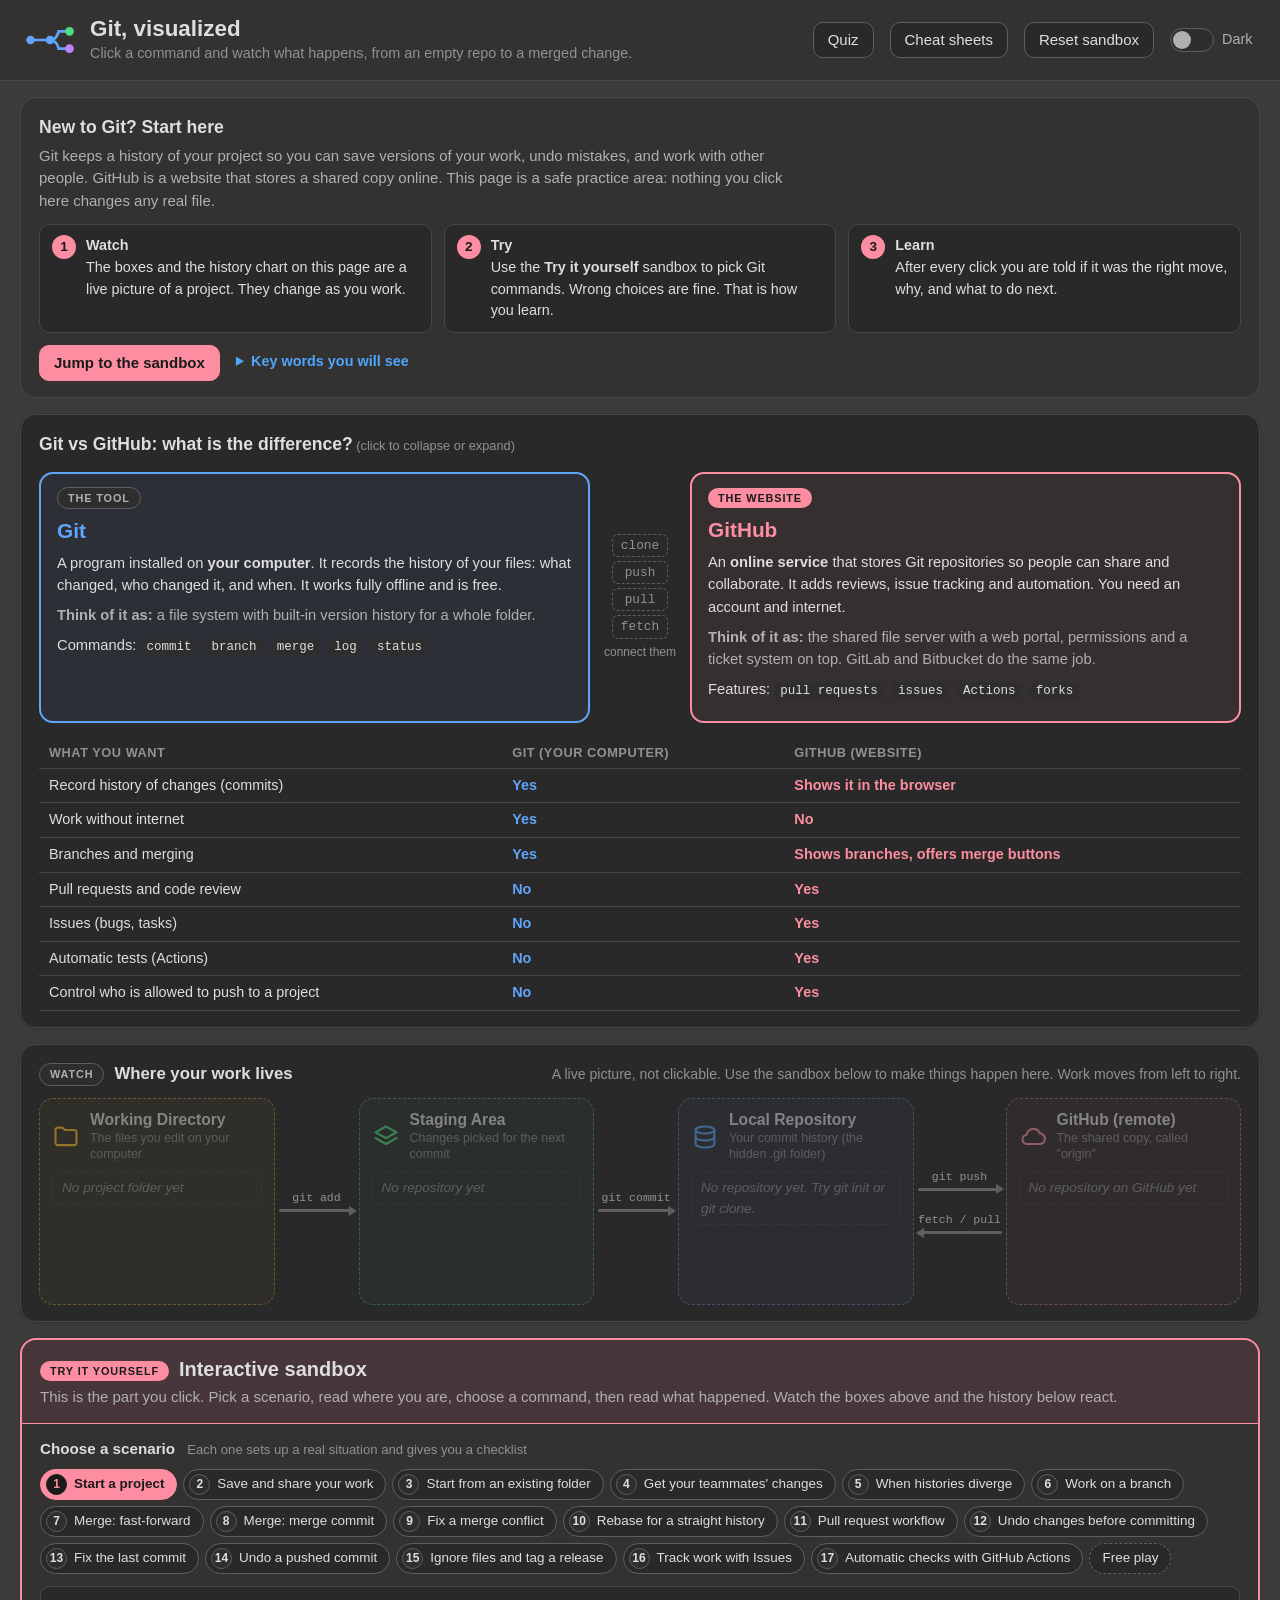
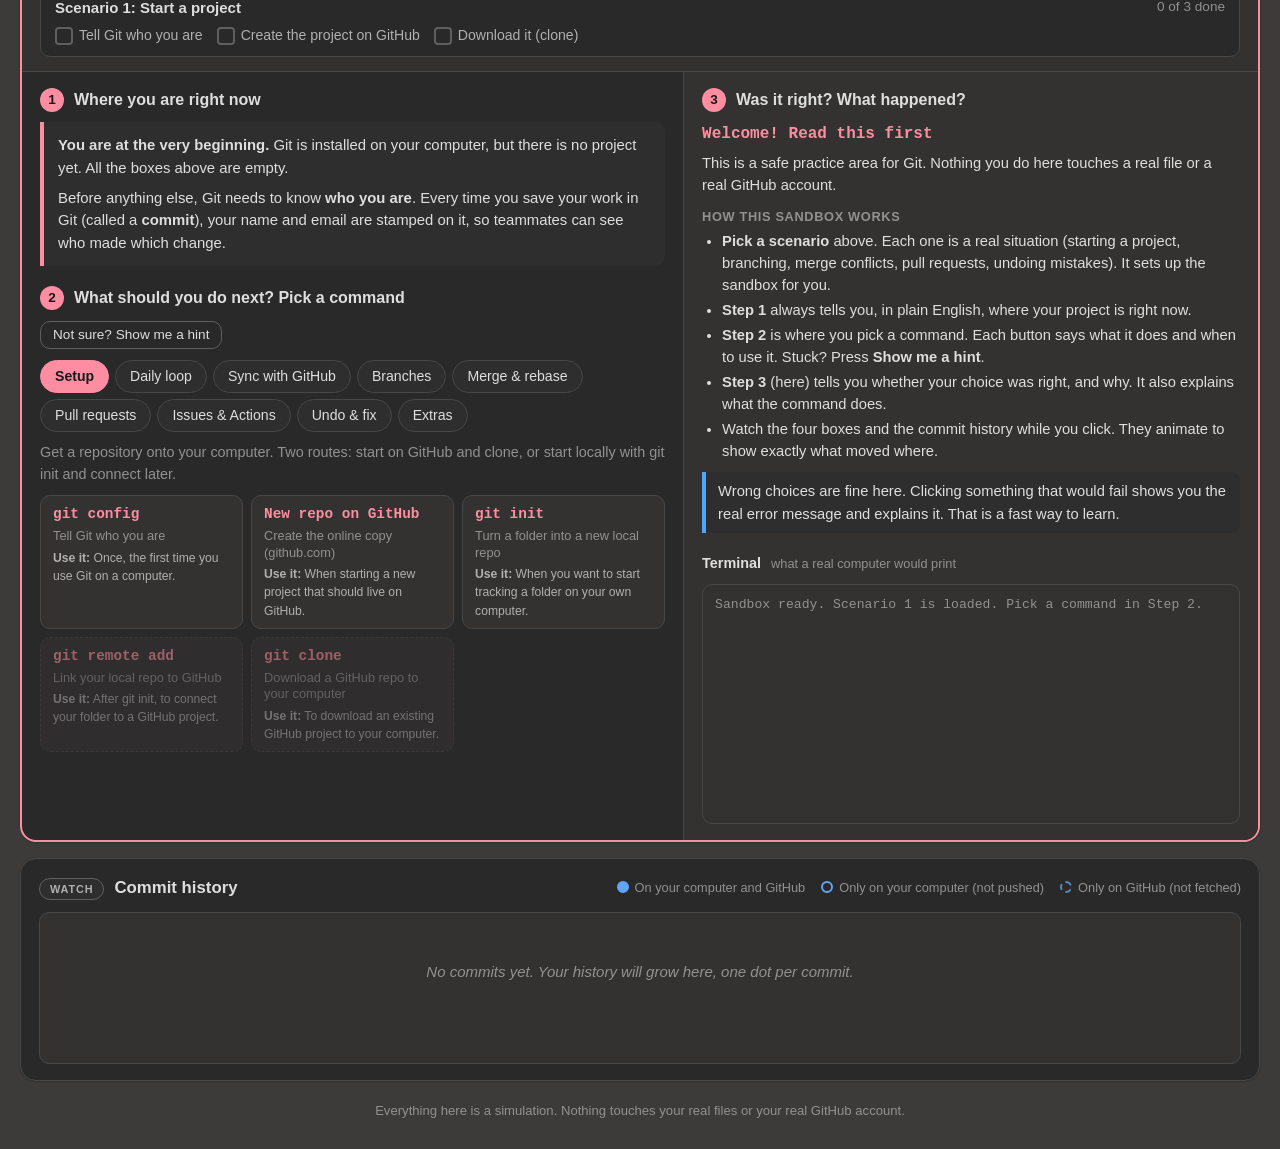
<file: index.html>
<!DOCTYPE html>
<html lang="en" data-theme="dark">
<head>
  <meta charset="utf-8">
  <meta name="viewport" content="width=device-width, initial-scale=1">
  <title>Git, Visualized</title>
  <script>
    // Runs first so the page never flashes the wrong theme. Saved choice > ?scoutTheme= > dark.
    (() => {
      let saved = null;
      try { saved = localStorage.getItem("gitviz-theme"); } catch (e) {}
      const param = new URLSearchParams(window.location.search).get("scoutTheme");
      document.documentElement.setAttribute("data-theme", saved || param || "dark");
    })();
  </script>
  <link rel="stylesheet" href="style.css">
</head>
<body>
  <header class="topbar">
    <div class="brand">
      <svg class="logo" viewBox="0 0 48 32" aria-hidden="true">
        <path class="l1" d="M6 16 H24 M24 16 Q30 16 32 8 H42 M24 16 Q30 16 32 24 H42"/>
        <circle class="n1" cx="6" cy="16" r="4"/>
        <circle class="n1" cx="24" cy="16" r="4"/>
        <circle class="n2" cx="42" cy="8" r="4"/>
        <circle class="n3" cx="42" cy="24" r="4"/>
      </svg>
      <div>
        <h1>Git, visualized</h1>
        <p>Click a command and watch what happens, from an empty repo to a merged change.</p>
      </div>
    </div>
    <div class="topbar-actions">
      <button id="btn-quiz" class="btn" type="button">Quiz</button>
      <button id="btn-cheat" class="btn" type="button">Cheat sheets</button>
      <button id="btn-reset" class="btn" type="button">Reset sandbox</button>
      <label class="switch" title="Switch between dark and light theme">
        <input type="checkbox" id="theme-toggle" role="switch" aria-label="Use light theme">
        <span class="track"><span class="thumb"></span></span>
        <span class="switch-label" id="theme-label">Dark</span>
      </label>
    </div>
  </header>

  <main>
    <section class="howto" aria-label="How to use this page">
      <h2>New to Git? Start here</h2>
      <p class="howto-lead">Git keeps a history of your project so you can save versions of your work, undo mistakes, and work with other people. GitHub is a website that stores a shared copy online. This page is a safe practice area: nothing you click here changes any real file.</p>
      <ol class="howto-steps">
        <li><span class="num">1</span><div><b>Watch</b><br>The boxes and the history chart on this page are a live picture of a project. They change as you work.</div></li>
        <li><span class="num">2</span><div><b>Try</b><br>Use the <b>Try it yourself</b> sandbox to pick Git commands. Wrong choices are fine. That is how you learn.</div></li>
        <li><span class="num">3</span><div><b>Learn</b><br>After every click you are told if it was the right move, why, and what to do next.</div></li>
      </ol>
      <div class="howto-actions">
        <a class="btn primary" href="#sandbox">Jump to the sandbox</a>
        <details class="glossary">
          <summary>Key words you will see</summary>
          <dl>
            <dt>Repository (repo)</dt><dd>A project folder that Git is tracking, plus its full history.</dd>
            <dt>Commit</dt><dd>A saved snapshot of your project at one moment, with a short message. Like a save point in a game.</dd>
            <dt>Working directory</dt><dd>The normal folder on your computer where you edit files.</dd>
            <dt>Staging area</dt><dd>A waiting room where you choose which changes go into the next commit.</dd>
            <dt>Local / remote</dt><dd>Local is your computer. Remote is a copy somewhere else, usually GitHub.</dd>
            <dt>origin</dt><dd>The default nickname for the remote (GitHub) address.</dd>
            <dt>Branch (main)</dt><dd>A line of commits. <code>main</code> is the default, main line of your project.</dd>
            <dt>Merge / rebase</dt><dd>Two ways to bring one branch's work into another. Merge joins the lines. Rebase replays commits to keep a straight line.</dd>
            <dt>Conflict</dt><dd>Two branches changed the same lines. Git pauses and asks you to choose.</dd>
            <dt>Pull request (PR)</dt><dd>A GitHub proposal to merge a branch, where teammates review it first.</dd>
            <dt>Stash</dt><dd>A shelf for unfinished changes you are not ready to commit.</dd>
            <dt>Tag</dt><dd>A permanent label on one commit, usually a release like v1.0.</dd>
            <dt>HEAD</dt><dd>A marker meaning "you are here": the commit you are currently on.</dd>
            <dt>Clone / push / pull</dt><dd>Clone: download a repo. Push: upload your commits. Pull: download others' commits and combine them with yours.</dd>
          </dl>
        </details>
      </div>
    </section>

    <details class="card vs" open>
      <summary><h2>Git vs GitHub: what is the difference?</h2></summary>
      <div class="vs-grid">
        <div class="vs-col vs-git">
          <span class="tag watch">The tool</span>
          <h3>Git</h3>
          <p>A program installed on <b>your computer</b>. It records the history of your files: what changed, who changed it, and when. It works fully offline and is free.</p>
          <p class="vs-ana"><b>Think of it as:</b> a file system with built-in version history for a whole folder.</p>
          <p class="vs-ex">Commands: <code>commit</code> <code>branch</code> <code>merge</code> <code>log</code> <code>status</code></p>
        </div>
        <div class="vs-link" aria-hidden="true"><span><code>clone</code><code>push</code><code>pull</code><code>fetch</code></span><small>connect them</small></div>
        <div class="vs-col vs-gh">
          <span class="tag try">The website</span>
          <h3>GitHub</h3>
          <p>An <b>online service</b> that stores Git repositories so people can share and collaborate. It adds reviews, issue tracking and automation. You need an account and internet.</p>
          <p class="vs-ana"><b>Think of it as:</b> the shared file server with a web portal, permissions and a ticket system on top. GitLab and Bitbucket do the same job.</p>
          <p class="vs-ex">Features: <code>pull requests</code> <code>issues</code> <code>Actions</code> <code>forks</code></p>
        </div>
      </div>
      <table class="vs-table">
        <thead><tr><th>What you want</th><th>Git (your computer)</th><th>GitHub (website)</th></tr></thead>
        <tbody>
          <tr><td>Record history of changes (commits)</td><td>Yes</td><td>Shows it in the browser</td></tr>
          <tr><td>Work without internet</td><td>Yes</td><td>No</td></tr>
          <tr><td>Branches and merging</td><td>Yes</td><td>Shows branches, offers merge buttons</td></tr>
          <tr><td>Pull requests and code review</td><td>No</td><td>Yes</td></tr>
          <tr><td>Issues (bugs, tasks)</td><td>No</td><td>Yes</td></tr>
          <tr><td>Automatic tests (Actions)</td><td>No</td><td>Yes</td></tr>
          <tr><td>Control who is allowed to push to a project</td><td>No</td><td>Yes</td></tr>
        </tbody>
      </table>
    </details>

    <section class="card" aria-label="Where your work lives">
      <div class="card-head">
        <h2><span class="tag watch">Watch</span>Where your work lives</h2>
        <p>A live picture, not clickable. Use the sandbox below to make things happen here. Work moves from left to right.</p>
      </div>
      <div class="flow" id="flow">
        <div class="zone" id="z-wd" style="--zc: var(--z-wd)">
          <div class="zone-head">
            <svg viewBox="0 0 24 24" aria-hidden="true"><path d="M3 6a2 2 0 0 1 2-2h4l2 2h8a2 2 0 0 1 2 2v9a2 2 0 0 1-2 2H5a2 2 0 0 1-2-2z"/></svg>
            <div><h3>Working Directory</h3><p>The files you edit on your computer</p></div>
          </div>
          <ul class="zone-body" id="wd-body"></ul>
        </div>

        <div class="link" id="l-wd-stage"><span class="lbl">git add</span><span class="line"></span></div>

        <div class="zone" id="z-stage" style="--zc: var(--z-stage)">
          <div class="zone-head">
            <svg viewBox="0 0 24 24" aria-hidden="true"><path d="M12 3l9 5-9 5-9-5z"/><path d="M3 13l9 5 9-5"/></svg>
            <div><h3>Staging Area</h3><p>Changes picked for the next commit</p></div>
          </div>
          <ul class="zone-body" id="stage-body"></ul>
        </div>

        <div class="link" id="l-stage-local"><span class="lbl">git commit</span><span class="line"></span></div>

        <div class="zone" id="z-local" style="--zc: var(--z-local)">
          <div class="zone-head">
            <svg viewBox="0 0 24 24" aria-hidden="true"><ellipse cx="12" cy="6" rx="8" ry="3"/><path d="M4 6v6c0 1.7 3.6 3 8 3s8-1.3 8-3V6"/><path d="M4 12v6c0 1.7 3.6 3 8 3s8-1.3 8-3v-6"/></svg>
            <div><h3>Local Repository</h3><p>Your commit history (the hidden .git folder)</p></div>
          </div>
          <ul class="zone-body" id="local-body"></ul>
        </div>

        <div class="linkpair">
          <div class="link" id="l-push"><span class="lbl">git push</span><span class="line"></span></div>
          <div class="link left" id="l-fetch"><span class="lbl">fetch / pull</span><span class="line"></span></div>
        </div>

        <div class="zone" id="z-remote" style="--zc: var(--z-remote)">
          <div class="zone-head">
            <svg viewBox="0 0 24 24" aria-hidden="true"><path d="M7 18a4 4 0 0 1-.5-7.97A6 6 0 0 1 18 9a4.5 4.5 0 0 1-.5 9z"/></svg>
            <div><h3>GitHub (remote)</h3><p>The shared copy, called "origin"</p></div>
          </div>
          <ul class="zone-body" id="remote-body"></ul>
        </div>
      </div>
    </section>

    <section id="sandbox" class="card sandbox" aria-label="Try it yourself: interactive sandbox">
      <div class="sb-banner">
        <h2><span class="tag try">Try it yourself</span>Interactive sandbox</h2>
        <p>This is the part you click. Pick a scenario, read where you are, choose a command, then read what happened. Watch the boxes above and the history below react.</p>
      </div>
      <div class="scn-bar">
        <h3 class="scn-heading">Choose a scenario <span>Each one sets up a real situation and gives you a checklist</span></h3>
        <div class="scenarios" id="scenarios" role="group" aria-label="Scenarios"></div>
        <div class="mission" id="mission" aria-live="polite"></div>
      </div>
      <div class="sb-grid">
        <div class="sb-col">
          <div class="step-block">
            <h3 class="step-head"><span class="num">1</span>Where you are right now</h3>
            <div id="situation" class="situation" aria-live="polite"></div>
          </div>
          <div class="step-block">
            <h3 class="step-head"><span class="num">2</span>What should you do next? Pick a command</h3>
            <div class="hintrow" id="hint"></div>
            <div class="tabs" id="tabs" role="tablist" aria-label="Command groups"></div>
            <p class="tab-intro" id="tab-intro"></p>
            <div class="actions" id="actions"></div>
          </div>
        </div>
        <div class="sb-col sb-col-right">
          <div class="step-block">
            <h3 class="step-head"><span class="num">3</span>Was it right? What happened?</h3>
            <div id="explain" aria-live="polite"></div>
          </div>
          <div class="step-block">
            <h3 class="step-head term-head">Terminal <span>what a real computer would print</span></h3>
            <div class="terminal" id="terminal" role="log"></div>
          </div>
        </div>
      </div>
    </section>

    <section class="card" aria-label="Commit history">
      <div class="card-head">
        <h2><span class="tag watch">Watch</span>Commit history</h2>
        <div class="legend">
          <span><i class="dot full"></i>On your computer and GitHub</span>
          <span><i class="dot local"></i>Only on your computer (not pushed)</span>
          <span><i class="dot remote"></i>Only on GitHub (not fetched)</span>
        </div>
      </div>
      <div class="graph-scroll" id="graph-scroll"><div class="graph" id="graph"></div></div>
    </section>

  </main>

  <footer class="foot">Everything here is a simulation. Nothing touches your real files or your real GitHub account.</footer>

  <div id="cheatsheet" class="cheat-overlay" role="dialog" aria-modal="true" aria-label="Cheat sheets" hidden>
    <div class="cheat-bar">
      <div class="cheat-tabs" role="tablist" aria-label="Cheat sheets">
        <button type="button" class="tab" role="tab" id="tab-commands" aria-selected="true" aria-controls="cheat-page">Commands</button>
        <button type="button" class="tab" role="tab" id="tab-account" aria-selected="false" aria-controls="acct-page">Which GitHub account am I using?</button>
        <button type="button" class="tab" role="tab" id="tab-switch" aria-selected="false" aria-controls="switch-page">Switch GitHub accounts</button>
        <button type="button" class="tab" role="tab" id="tab-basics" aria-selected="false" aria-controls="basics-page">Add, commit &amp; push</button>
      </div>
      <div><button id="cheat-print" class="btn primary" type="button">Print</button> <button id="cheat-close" class="btn" type="button">Close</button></div>
    </div>
    <article class="cheat-page" id="cheat-page" role="tabpanel" aria-labelledby="tab-commands"></article>
    <article class="cheat-page acct-page" id="acct-page" role="tabpanel" aria-labelledby="tab-account" hidden>
      <p class="acct-intro">Confused about which GitHub account you are signed in to, for pushing or for Copilot chat? Use this page. <a href="assets/github-account-cheatsheet.png" target="_blank" rel="noopener">Open the image full size</a>.</p>
      <img src="assets/github-account-cheatsheet.png" alt="One-page cheat sheet: how to check which GitHub account is used for commits (git config), for pushing (gh auth status, gh api user, git remote -v), and for Copilot chat in VS Code (Accounts menu). Includes a 5-step check before every push, the GH_TOKEN problem, and a troubleshooting table.">
    </article>
    <article class="cheat-page switch-page" id="switch-page" role="tabpanel" aria-labelledby="tab-switch" hidden>
      <header class="cs-head">
        <h1>GitHub accounts: check &amp; switch</h1>
        <p>Quick reference for PowerShell. Right account, right destination, then push.</p>
      </header>
      <section class="cs-sec" aria-labelledby="account-flow-title">
        <h2 id="account-flow-title">Quick sequence: use the right account</h2>
        <p><b>Check &rarr; switch if needed &rarr; connect Git &rarr; verify &rarr; push</b></p>
        <p>For HTTPS remotes on GitHub.com. Replace <code>USERNAME</code> with your login and <code>OWNER/REPO</code> with the destination shown by <code>git remote -v</code>.</p>
        <ol>
          <li><b>Check:</b> <code>gh api user --jq .login</code> shows the active CLI username. Use <code>gh auth status</code> to see saved accounts.</li>
          <li><b>Switch if needed:</b> <code>gh auth switch --hostname github.com --user USERNAME</code>. If a token override blocks it or the account is not saved, use the fixes below.</li>
          <li><b>Connect Git:</b> if not already configured, run <code>gh auth setup-git --hostname github.com</code> so HTTPS Git uses CLI credentials. This changes credential configuration across repositories; it is not needed for every push.</li>
          <li><b>Verify:</b> repeat <code>gh api user --jq .login</code>, check <code>git remote -v</code>, then run <code>gh api repos/OWNER/REPO --jq .permissions.push</code>. Confirm the intended username, destination and <code>true</code> write permission.</li>
          <li><b>Push:</b> run <code>git status</code> to check your branch and changes, then <code>git push</code> when ready. Stage and commit new changes first if needed. Branch rules may still restrict a push.</li>
        </ol>
        <p><b>Stop if a check fails:</b> fix the login, URL or permissions before pushing.</p>
      </section>
      <div class="cs-cols">
        <section class="cs-sec">
          <h2>1. Check your active account</h2>
          <table><tbody>
            <tr><td><code>gh auth status</code></td><td>Lists saved accounts. Look for <b>Active account: true</b>.</td></tr>
            <tr><td><code>gh api user --jq .login</code></td><td>Prints only the username GitHub CLI is currently using.</td></tr>
            <tr><td><code>git remote -v</code></td><td>Shows where Git fetches and pushes, <b>not</b> which account authenticates.</td></tr>
          </tbody></table>
          <p>Several accounts can be saved; only one is active per GitHub host in GitHub CLI.</p>
        </section>
        <section class="cs-sec">
          <h2>2. Switch to a saved account</h2>
          <p>Personal account:</p>
          <pre><code>gh auth switch --hostname github.com --user lepcheone</code></pre>
          <p>Work account:</p>
          <pre><code>gh auth switch --hostname github.com --user v-ashrestha_microsoft</code></pre>
          <p>For another saved account, replace the username. Confirm the switch:</p>
          <pre><code>gh api user --jq .login</code></pre>
          <p>Switching accounts does <b>not</b> change your remote URL or commit author.</p>
        </section>
        <section class="cs-sec">
          <h2>3. Token variable blocks switching</h2>
          <p>If <code>gh</code> says an environment token is being used, clear both possible overrides in <b>this terminal only</b>:</p>
          <pre><code>$env:GH_TOKEN = $null
$env:GITHUB_TOKEN = $null</code></pre>
          <p>Then repeat the switch command. Saved credentials are not deleted. If the override returns in a new terminal, update its persistent source.</p>
        </section>
        <section class="cs-sec">
          <h2>4. Account is not saved yet</h2>
          <pre><code>gh auth login --hostname github.com --git-protocol https --web</code></pre>
          <p>Follow the browser prompts and sign into the intended account.</p>
        </section>
        <section class="cs-sec">
          <h2>5. CLI is correct, but Git uses another login</h2>
          <pre><code>gh auth setup-git --hostname github.com</code></pre>
          <p>Makes HTTPS Git operations use GitHub CLI credentials. This changes GitHub credential configuration <b>across repositories</b>, not just this one. SSH remotes use SSH keys instead.</p>
        </section>
        <section class="cs-sec">
          <h2>6. "Repository not found"</h2>
          <pre><code>git remote -v
gh api user --jq .login
gh repo view OWNER/REPO
gh api repos/OWNER/REPO --jq .permissions.push</code></pre>
          <p>Replace <code>OWNER/REPO</code> with the destination, for example <code>lepcheone-org/git-how</code>. Check the URL, active username and repository access. The last command must return <code>true</code> for write access; branch rules may still restrict pushes.</p>
        </section>
        <section class="cs-sec">
          <h2>7. Login, destination and author are different</h2>
          <table><tbody>
            <tr><td><b>GitHub login</b></td><td>Who authenticates. Check with <code>gh api user --jq .login</code>. Git can use separate credentials unless configured above.</td></tr>
            <tr><td><b>Remote URL</b></td><td>Which repository receives your push. Check with <code>git remote -v</code>.</td></tr>
            <tr><td><b>Commit author</b></td><td>Name and email recorded in new commits. Not your login:</td></tr>
          </tbody></table>
          <pre><code>git config user.name
git config user.email</code></pre>
          <p>Run inside the repository. Switching terminal accounts also does not switch your Copilot account in VS Code.</p>
        </section>
        <section class="cs-sec">
          <h2>Quick routine before pushing</h2>
          <pre><code>gh api user --jq .login
git remote -v
git status
git push</code></pre>
          <p>Confirm the account, destination and branch before the last command. For the first push of <code>main</code>, use <code>git push -u origin main</code>. Push uploads existing commits; stage and commit first only if you have changes to save.</p>
        </section>
      </div>
    </article>
    <article class="cheat-page basics-page" id="basics-page" role="tabpanel" aria-labelledby="tab-basics" hidden>
      <header class="cs-head">
        <h1>Git add, commit &amp; push</h1>
        <p><b>Check &rarr; stage &rarr; save &rarr; upload</b></p>
      </header>
      <section class="cs-sec">
        <h2>1. <code>git status</code></h2>
        <p><b>What it does:</b> Shows your current branch and which files are changed, staged or untracked. It does not change anything.</p>
        <p><b>When to use it:</b> Before staging, committing or pushing, to check the state of your work.</p>
        <p><b>Think of it as:</b> Checking your shopping list and what is already in your basket.</p>
      </section>
      <section class="cs-sec">
        <h2>2. <code>git add</code></h2>
        <p><b>What it does:</b> Copies your selected changes from the <b>Working folder</b> into the <b>Staging area</b>. Your working files stay where they are.</p>
        <p><b>When to use it:</b> After you edit files and decide, "These are the changes I want to save next."</p>
        <p><b>Think of it as:</b> Putting items into a shopping basket.</p>
      </section>
      <section class="cs-sec">
        <h2>3. <code>git commit</code></h2>
        <p><b>What it does:</b> Takes everything currently in the <b>Staging area</b> and saves a snapshot into your <b>Local repo</b> (your project's history on your computer).</p>
        <p><b>When to use it:</b> When you are ready to record a checkpoint of your work, with a message describing what you did.</p>
        <p><b>Think of it as:</b> Taking a photo of the items in your shopping basket and storing that photo.</p>
      </section>
      <section class="cs-sec">
        <h2>4. <code>git push</code></h2>
        <p><b>What it does:</b> Sends your local commits (the snapshots) up to <b>GitHub</b>, when that is your remote (the shared online copy).</p>
        <p><b>When to use it:</b> When you want to back up your committed work online or share it with others.</p>
        <p><b>Think of it as:</b> Uploading those photos to the cloud.</p>
      </section>
      <section class="cs-sec">
        <h2>Quick summary of the flow</h2>
        <ol>
          <li><code>git status</code> (check what changed and what is staged).</li>
          <li>Edit files &rarr; <code>git add</code> (put in basket).</li>
          <li><code>git commit</code> (take a photo / save snapshot).</li>
          <li><code>git push</code> (upload the photos to GitHub).</li>
        </ol>
      </section>
    </article>
  </div>

  <div id="quiz" class="cheat-overlay" role="dialog" aria-modal="true" aria-labelledby="quiz-title" hidden>
    <div class="cheat-bar">
      <span>Quiz: what would you use?</span>
      <button id="quiz-close" class="btn" type="button">Close</button>
    </div>
    <article class="cheat-page quiz-page" id="quiz-page"></article>
  </div>

  <script src="js/core.js"></script>
  <script src="js/actions-basic.js"></script>
  <script src="js/actions-branch.js"></script>
  <script src="js/actions-undo.js"></script>
  <script src="js/actions-ci.js"></script>
  <script src="js/coach.js"></script>
  <script src="js/ui.js"></script>
  <script src="js/cheatsheet.js"></script>
  <script src="js/quiz-data.js"></script>
  <script src="js/quiz.js"></script>
  <script src="js/main.js"></script>
</body>
</html>
</file>
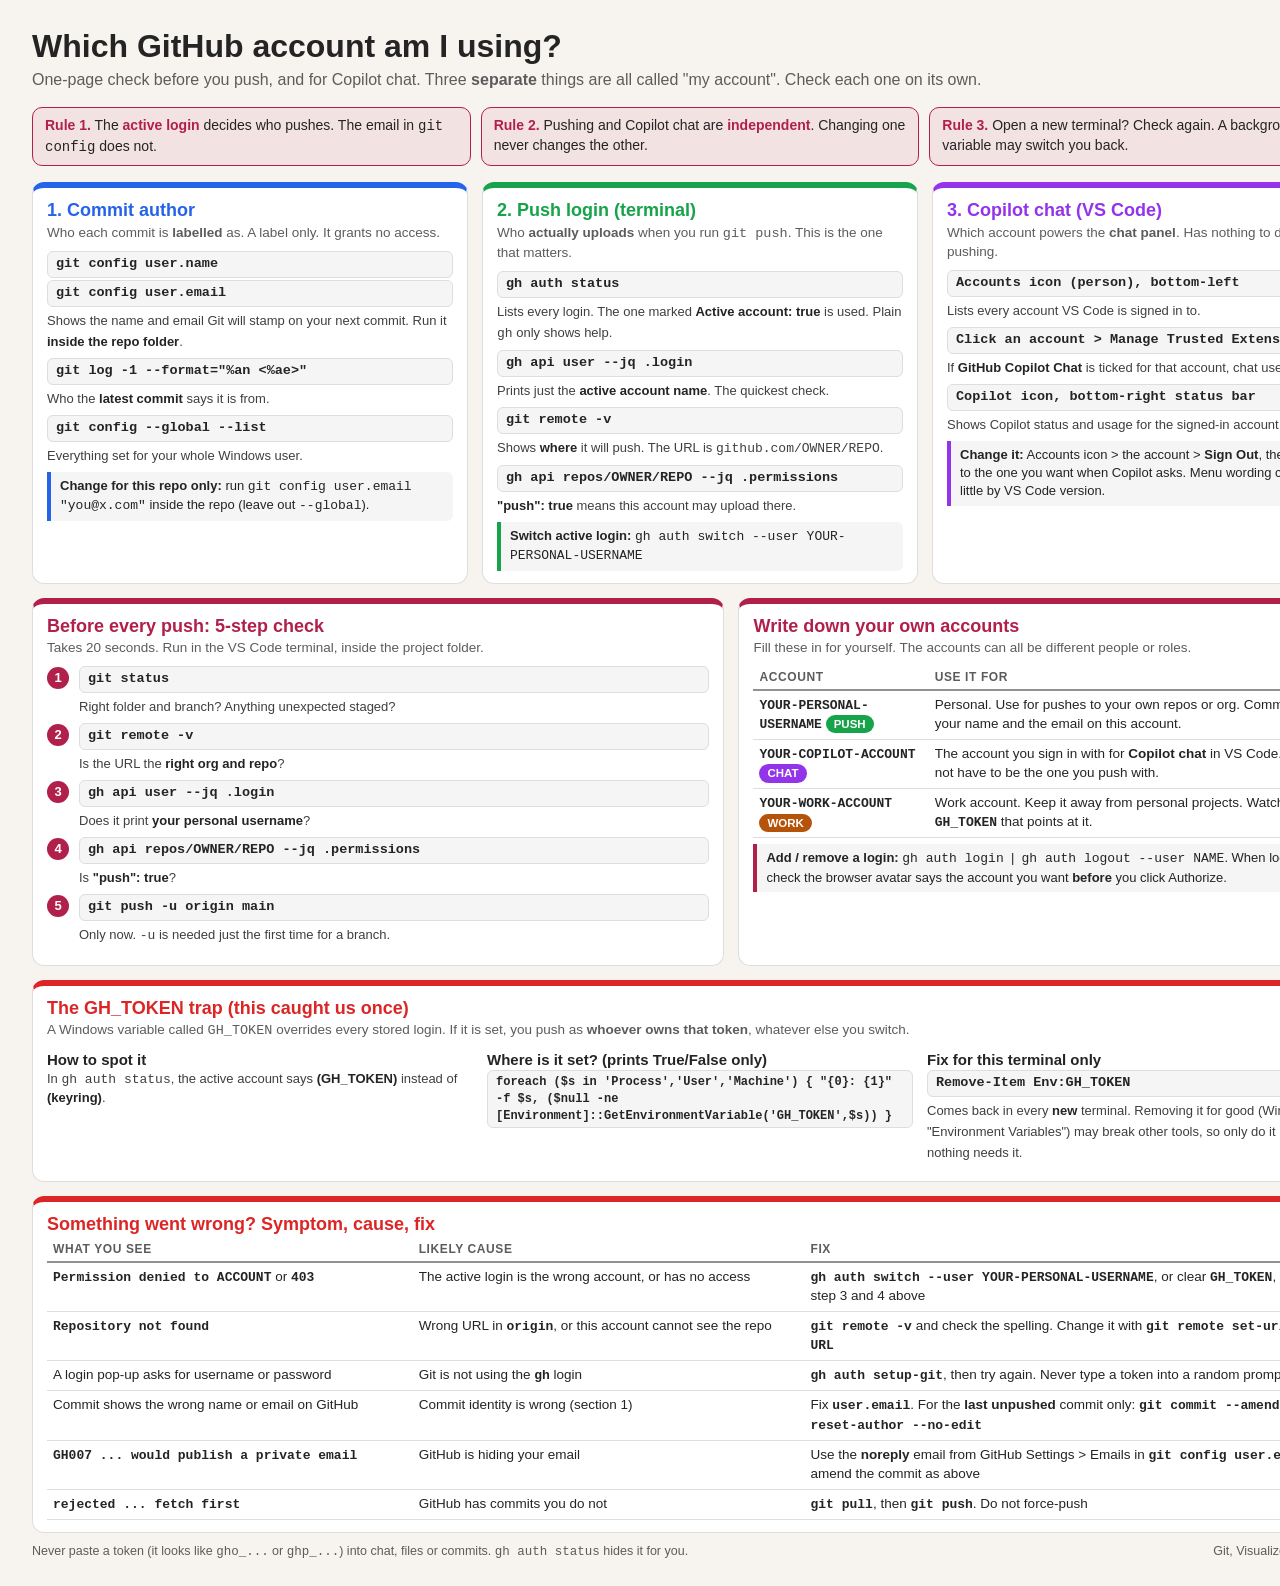
<file: assets/github-account-cheatsheet.html>
<!DOCTYPE html>
<html lang="en" data-theme="light">
<head>
<meta charset="utf-8">
<title>Which GitHub account am I using? Cheat sheet</title>
<style>
  :root {
    color-scheme: light;
    --cp-bg: #f7f4ef; --cp-bg-elevated: #fcfbf8; --cp-surface: #ffffff; --cp-surface-soft: #f5f5f5;
    --cp-border: #dedede; --cp-border-strong: #919191; --cp-text: #242424; --cp-text-muted: #5c5c5c; --cp-text-soft: #3f3f3f;
    --cp-accent: #b11f4b; --cp-accent-soft: rgba(177, 31, 75, 0.08); --cp-accent-fg: #ffffff;
    --cp-success: #16a34a; --cp-danger: #dc2626; --cp-warning: #b45309;
    --c-author: #2563eb; --c-push: #16a34a; --c-copilot: #9333ea; --c-warn: #dc2626;
  }
  * { box-sizing: border-box; }
  body { margin: 0; background: var(--cp-bg); color: var(--cp-text); font-family: "Segoe UI", Aptos, Calibri, sans-serif; font-size: 15px; line-height: 1.4; }
  code, .cmd { font-family: Consolas, "Courier New", monospace; }
  .sheet { width: 1400px; padding: 28px 32px 24px; }
  h1 { margin: 0; font-size: 32px; line-height: 1.15; }
  .sub { color: var(--cp-text-muted); font-size: 16px; margin: 4px 0 16px; }
  .rule { display: flex; gap: 10px; margin-bottom: 16px; }
  .rule div { flex: 1; background: var(--cp-accent-soft); border: 1px solid var(--cp-accent); border-radius: 10px; padding: 8px 12px; font-size: 14px; }
  .rule b { color: var(--cp-accent); }

  .cols3 { display: grid; grid-template-columns: repeat(3, 1fr); gap: 14px; margin-bottom: 14px; }
  .cols2 { display: grid; grid-template-columns: 1.1fr 1fr; gap: 14px; margin-bottom: 14px; }
  .card { background: var(--cp-surface); border: 1px solid var(--cp-border); border-top: 6px solid var(--k); border-radius: 12px; padding: 12px 14px 12px; }
  .card h2 { margin: 0 0 2px; font-size: 18px; color: var(--k); line-height: 1.2; }
  .card .what { margin: 0 0 8px; color: var(--cp-text-muted); font-size: 13.5px; }
  .a { --k: var(--c-author); } .p { --k: var(--c-push); } .c { --k: var(--c-copilot); } .w { --k: var(--c-warn); } .m { --k: var(--cp-accent); }
  .row { margin: 0 0 7px; }
  .cmd { display: block; background: var(--cp-surface-soft); border: 1px solid var(--cp-border); border-radius: 6px; padding: 3px 8px; font-size: 13.5px; font-weight: 600; margin-bottom: 2px; overflow-wrap: anywhere; }
  .exp { font-size: 13px; color: var(--cp-text-soft); }
  .exp b { color: var(--cp-text); }
  .note { margin-top: 6px; padding: 5px 9px; border-left: 4px solid var(--k); background: var(--cp-surface-soft); border-radius: 0 6px 6px 0; font-size: 13px; }
  ol.steps { margin: 0; padding: 0; list-style: none; counter-reset: s; }
  ol.steps li { counter-increment: s; position: relative; padding-left: 32px; margin-bottom: 7px; }
  ol.steps li::before { content: counter(s); position: absolute; left: 0; top: 1px; width: 22px; height: 22px; border-radius: 50%; background: var(--cp-accent); color: var(--cp-accent-fg); font-weight: 700; font-size: 13px; display: flex; align-items: center; justify-content: center; }
  table { width: 100%; border-collapse: collapse; font-size: 13.5px; }
  th { text-align: left; font-size: 12px; text-transform: uppercase; letter-spacing: 0.05em; color: var(--cp-text-muted); padding: 3px 6px; border-bottom: 2px solid var(--cp-border-strong); }
  td { padding: 5px 6px; border-bottom: 1px solid var(--cp-border); vertical-align: top; }
  td code { font-weight: 600; font-size: 13px; }
  .tag { display: inline-block; font-size: 11.5px; font-weight: 700; padding: 1px 8px; border-radius: 999px; color: #fff; }
  .t-push { background: var(--c-push); } .t-chat { background: var(--c-copilot); } .t-work { background: var(--cp-warning); }
  .foot { margin-top: 10px; color: var(--cp-text-muted); font-size: 12.5px; display: flex; justify-content: space-between; gap: 20px; }
</style>
</head>
<body>
<div class="sheet">

  <h1>Which GitHub account am I using?</h1>
  <p class="sub">One-page check before you push, and for Copilot chat. Three <b>separate</b> things are all called "my account". Check each one on its own.</p>

  <div class="rule">
    <div><b>Rule 1.</b> The <b>active login</b> decides who pushes. The email in <code>git config</code> does not.</div>
    <div><b>Rule 2.</b> Pushing and Copilot chat are <b>independent</b>. Changing one never changes the other.</div>
    <div><b>Rule 3.</b> Open a new terminal? Check again. A background variable may switch you back.</div>
  </div>

  <div class="cols3">
    <section class="card a">
      <h2>1. Commit author</h2>
      <p class="what">Who each commit is <b>labelled</b> as. A label only. It grants no access.</p>
      <div class="row"><span class="cmd">git config user.name</span><span class="cmd">git config user.email</span><span class="exp">Shows the name and email Git will stamp on your next commit. Run it <b>inside the repo folder</b>.</span></div>
      <div class="row"><span class="cmd">git log -1 --format="%an &lt;%ae&gt;"</span><span class="exp">Who the <b>latest commit</b> says it is from.</span></div>
      <div class="row"><span class="cmd">git config --global --list</span><span class="exp">Everything set for your whole Windows user.</span></div>
      <div class="note"><b>Change for this repo only:</b> run <code>git config user.email "you@x.com"</code> inside the repo (leave out <code>--global</code>).</div>
    </section>

    <section class="card p">
      <h2>2. Push login (terminal)</h2>
      <p class="what">Who <b>actually uploads</b> when you run <code>git push</code>. This is the one that matters.</p>
      <div class="row"><span class="cmd">gh auth status</span><span class="exp">Lists every login. The one marked <b>Active account: true</b> is used. Plain <code>gh</code> only shows help.</span></div>
      <div class="row"><span class="cmd">gh api user --jq .login</span><span class="exp">Prints just the <b>active account name</b>. The quickest check.</span></div>
      <div class="row"><span class="cmd">git remote -v</span><span class="exp">Shows <b>where</b> it will push. The URL is <code>github.com/OWNER/REPO</code>.</span></div>
      <div class="row"><span class="cmd">gh api repos/OWNER/REPO --jq .permissions</span><span class="exp"><b>"push": true</b> means this account may upload there.</span></div>
      <div class="note"><b>Switch active login:</b> <code>gh auth switch --user YOUR-PERSONAL-USERNAME</code></div>
    </section>

    <section class="card c">
      <h2>3. Copilot chat (VS Code)</h2>
      <p class="what">Which account powers the <b>chat panel</b>. Has nothing to do with pushing.</p>
      <div class="row"><span class="cmd">Accounts icon (person), bottom-left</span><span class="exp">Lists every account VS Code is signed in to.</span></div>
      <div class="row"><span class="cmd">Click an account &gt; Manage Trusted Extensions</span><span class="exp">If <b>GitHub Copilot Chat</b> is ticked for that account, chat uses it.</span></div>
      <div class="row"><span class="cmd">Copilot icon, bottom-right status bar</span><span class="exp">Shows Copilot status and usage for the signed-in account.</span></div>
      <div class="note"><b>Change it:</b> Accounts icon &gt; the account &gt; <b>Sign Out</b>, then sign in to the one you want when Copilot asks. Menu wording can vary a little by VS Code version.</div>
    </section>
  </div>

  <div class="cols2">
    <section class="card m">
      <h2>Before every push: 5-step check</h2>
      <p class="what">Takes 20 seconds. Run in the VS Code terminal, inside the project folder.</p>
      <ol class="steps">
        <li><span class="cmd">git status</span><span class="exp">Right folder and branch? Anything unexpected staged?</span></li>
        <li><span class="cmd">git remote -v</span><span class="exp">Is the URL the <b>right org and repo</b>?</span></li>
        <li><span class="cmd">gh api user --jq .login</span><span class="exp">Does it print <b>your personal username</b>?</span></li>
        <li><span class="cmd">gh api repos/OWNER/REPO --jq .permissions</span><span class="exp">Is <b>"push": true</b>?</span></li>
        <li><span class="cmd">git push -u origin main</span><span class="exp">Only now. <code>-u</code> is needed just the first time for a branch.</span></li>
      </ol>
    </section>

    <section class="card m">
      <h2>Write down your own accounts</h2>
      <p class="what">Fill these in for yourself. The accounts can all be different people or roles.</p>
      <table>
        <thead><tr><th>Account</th><th>Use it for</th></tr></thead>
        <tbody>
          <tr><td><code>YOUR-PERSONAL-USERNAME</code> <span class="tag t-push">PUSH</span></td><td>Personal. Use for pushes to your own repos or org. Commits use your name and the email on this account.</td></tr>
          <tr><td><code>YOUR-COPILOT-ACCOUNT</code> <span class="tag t-chat">CHAT</span></td><td>The account you sign in with for <b>Copilot chat</b> in VS Code. It does not have to be the one you push with.</td></tr>
          <tr><td><code>YOUR-WORK-ACCOUNT</code> <span class="tag t-work">WORK</span></td><td>Work account. Keep it away from personal projects. Watch for a <code>GH_TOKEN</code> that points at it.</td></tr>
        </tbody>
      </table>
      <div class="note"><b>Add / remove a login:</b> <code>gh auth login</code> &nbsp;|&nbsp; <code>gh auth logout --user NAME</code>. When logging in, check the browser avatar says the account you want <b>before</b> you click Authorize.</div>
    </section>
</div>

  <section class="card w" style="margin-bottom:14px">
    <h2>The GH_TOKEN trap (this caught us once)</h2>
    <p class="what">A Windows variable called <code>GH_TOKEN</code> overrides every stored login. If it is set, you push as <b>whoever owns that token</b>, whatever else you switch.</p>
    <div style="display:grid;grid-template-columns:1fr 1fr 1fr;gap:14px">
      <div class="row"><b>How to spot it</b><span class="exp" style="display:block">In <code>gh auth status</code>, the active account says <b>(GH_TOKEN)</b> instead of <b>(keyring)</b>.</span></div>
      <div class="row"><b>Where is it set? (prints True/False only)</b><span class="cmd" style="font-size:12px">foreach ($s in 'Process','User','Machine') { "{0}: {1}" -f $s, ($null -ne [Environment]::GetEnvironmentVariable('GH_TOKEN',$s)) }</span></div>
      <div class="row"><b>Fix for this terminal only</b><span class="cmd">Remove-Item Env:GH_TOKEN</span><span class="exp">Comes back in every <b>new</b> terminal. Removing it for good (Windows "Environment Variables") may break other tools, so only do it if you know nothing needs it.</span></div>
    </div>
  </section>

  <section class="card w">
    <h2>Something went wrong? Symptom, cause, fix</h2>
    <table>
      <thead><tr><th style="width:28%">What you see</th><th style="width:30%">Likely cause</th><th>Fix</th></tr></thead>
      <tbody>
        <tr><td><code>Permission denied to ACCOUNT</code> or <code>403</code></td><td>The active login is the wrong account, or has no access</td><td><code>gh auth switch --user YOUR-PERSONAL-USERNAME</code>, or clear <code>GH_TOKEN</code>, then check step 3 and 4 above</td></tr>
        <tr><td><code>Repository not found</code></td><td>Wrong URL in <code>origin</code>, or this account cannot see the repo</td><td><code>git remote -v</code> and check the spelling. Change it with <code>git remote set-url origin URL</code></td></tr>
        <tr><td>A login pop-up asks for username or password</td><td>Git is not using the <code>gh</code> login</td><td><code>gh auth setup-git</code>, then try again. Never type a token into a random prompt</td></tr>
        <tr><td>Commit shows the wrong name or email on GitHub</td><td>Commit identity is wrong (section 1)</td><td>Fix <code>user.email</code>. For the <b>last unpushed</b> commit only: <code>git commit --amend --reset-author --no-edit</code></td></tr>
        <tr><td><code>GH007 ... would publish a private email</code></td><td>GitHub is hiding your email</td><td>Use the <b>noreply</b> email from GitHub Settings &gt; Emails in <code>git config user.email</code>, and amend the commit as above</td></tr>
        <tr><td><code>rejected ... fetch first</code></td><td>GitHub has commits you do not</td><td><code>git pull</code>, then <code>git push</code>. Do not force-push</td></tr>
      </tbody>
    </table>
  </section>

  <div class="foot">
    <span>Never paste a token (it looks like <code>gho_...</code> or <code>ghp_...</code>) into chat, files or commits. <code>gh auth status</code> hides it for you.</span>
    <span>Git, Visualized project notes</span>
  </div>
</div>
</body>
</html>
</file>
<file: style.css>
/* ---------- Theme tokens ---------- */
:root {
  color-scheme: light;
  --cp-bg: #f7f4ef;
  --cp-bg-elevated: #fcfbf8;
  --cp-surface: #ffffff;
  --cp-surface-soft: #f5f5f5;
  --cp-border: #dedede;
  --cp-border-strong: #919191;
  --cp-text: #242424;
  --cp-text-muted: #5c5c5c;
  --cp-text-soft: #6f6f6f;
  --cp-accent: #b11f4b;
  --cp-accent-hover: #9a1a41;
  --cp-accent-soft: rgba(177, 31, 75, 0.08);
  --cp-accent-fg: #ffffff;
  --cp-success: #16a34a;
  --cp-danger: #dc2626;
  --cp-warning: #f59e0b;
  --cp-link: #0078d4;
  --cp-shadow: 0 18px 48px rgba(0, 0, 0, 0.12);
  --cp-overlay: rgba(255, 255, 255, 0.8);
  --cp-panel: rgba(255, 255, 255, 0.86);
  --cp-panel-strong: rgba(255, 255, 255, 0.96);
  --cp-sheen: rgba(255, 255, 255, 0.55);
  --cp-highlight: rgba(177, 31, 75, 0.12);

  /* Branch colors (one per lane in the commit graph) */
  --b0: #2563eb;
  --b1: #16a34a;
  --b2: #d97706;
  --b3: #9333ea;
  --b4: #ea580c;
  --b5: #0d9488;

  /* Zone colors */
  --z-wd: #d97706;
  --z-stage: #16a34a;
  --z-local: #2563eb;
  --z-remote: var(--cp-accent);
}

html[data-theme="dark"] {
  color-scheme: dark;
  --cp-bg: #3d3b3a;
  --cp-bg-elevated: #343231;
  --cp-surface: #292929;
  --cp-surface-soft: #2e2e2e;
  --cp-border: #474747;
  --cp-border-strong: #5f5f5f;
  --cp-text: #dedede;
  --cp-text-muted: #919191;
  --cp-text-soft: #b0b0b0;
  --cp-accent: #fd8ea1;
  --cp-accent-hover: #fb7b91;
  --cp-accent-soft: rgba(253, 142, 161, 0.14);
  --cp-accent-fg: #1a1a1a;
  --cp-success: #4ade80;
  --cp-danger: #f87171;
  --cp-warning: #fbbf24;
  --cp-link: #4da6ff;
  --cp-shadow: 0 18px 48px rgba(0, 0, 0, 0.32);
  --cp-overlay: rgba(41, 41, 41, 0.88);
  --cp-panel: rgba(41, 41, 41, 0.72);
  --cp-panel-strong: rgba(41, 41, 41, 0.96);
  --cp-sheen: rgba(255, 255, 255, 0.04);
  --cp-highlight: rgba(253, 142, 161, 0.12);

  --b0: #60a5fa;
  --b1: #4ade80;
  --b2: #fbbf24;
  --b3: #c084fc;
  --b4: #fb923c;
  --b5: #2dd4bf;

  --z-wd: #fbbf24;
  --z-stage: #4ade80;
  --z-local: #60a5fa;
}

/* ---------- Base ---------- */
* { box-sizing: border-box; }
html { scroll-behavior: smooth; }
body {
  margin: 0;
  background: var(--cp-bg);
  color: var(--cp-text);
  font-family: "Segoe UI", Aptos, Calibri, -apple-system, BlinkMacSystemFont, sans-serif;
  font-size: 15px;
  line-height: 1.5;
}
code, .mono, .terminal, .cmd {
  font-family: Consolas, "Courier New", Courier, monospace;
}
h1, h2, h3, p { margin: 0; }
button { font: inherit; color: inherit; cursor: pointer; }
:focus-visible { outline: 2px solid var(--cp-accent); outline-offset: 2px; }

main { max-width: 1280px; margin: 0 auto; padding: 16px 20px 8px; display: grid; gap: 16px; }

/* ---------- Top bar ---------- */
.topbar {
  display: flex; align-items: center; justify-content: space-between; gap: 16px; flex-wrap: wrap;
  padding: 16px 24px;
  background: var(--cp-bg-elevated);
  border-bottom: 1px solid var(--cp-border);
}
.brand { display: flex; align-items: center; gap: 14px; }
.brand h1 { font-size: 1.4rem; line-height: 1.2; }
.brand p { color: var(--cp-text-muted); font-size: 0.9rem; }
.logo { width: 52px; height: 36px; }
.logo path { fill: none; stroke-width: 2.5; stroke-linecap: round; stroke: var(--b0); }
.logo .l1 { stroke: var(--b0); }
.logo .n1 { fill: var(--b0); }
.logo .n2 { fill: var(--b1); }
.logo .n3 { fill: var(--b3); }
.topbar-actions { display: flex; align-items: center; gap: 16px; }

.btn {
  background: var(--cp-surface); border: 1px solid var(--cp-border-strong);
  border-radius: 0.625rem; padding: 6px 14px;
}
.btn:hover { border-color: var(--cp-accent); color: var(--cp-accent); }

.switch { display: inline-flex; align-items: center; gap: 8px; cursor: pointer; user-select: none; }
.switch input { position: absolute; opacity: 0; pointer-events: none; }
.switch .track {
  width: 44px; height: 24px; border-radius: 12px; background: var(--cp-surface-soft);
  border: 1px solid var(--cp-border-strong); position: relative; transition: background 0.2s;
}
.switch .thumb {
  position: absolute; top: 2px; left: 2px; width: 18px; height: 18px; border-radius: 50%;
  background: var(--cp-text-soft); transition: transform 0.2s, background 0.2s;
}
.switch input:checked + .track { background: var(--cp-accent-soft); }
.switch input:checked + .track .thumb { transform: translateX(20px); background: var(--cp-accent); }
.switch input:focus-visible + .track { outline: 2px solid var(--cp-accent); outline-offset: 2px; }
.switch-label { min-width: 34px; font-size: 0.9rem; color: var(--cp-text-soft); }

/* ---------- Cards ---------- */
.card {
  background: var(--cp-surface); border: 1px solid var(--cp-border); border-radius: 16px;
  padding: 16px 18px; box-shadow: 0 0 2px rgba(0, 0, 0, 0.12), 0 1px 2px rgba(0, 0, 0, 0.14);
  min-width: 0;
}
.card-head { display: flex; align-items: baseline; justify-content: space-between; gap: 12px; flex-wrap: wrap; margin-bottom: 12px; }
.card-head h2 { font-size: 1.05rem; }
.card-head p { color: var(--cp-text-muted); font-size: 0.88rem; }

/* ---------- Four zones ---------- */
.flow { display: flex; align-items: stretch; gap: 0; }
.zone {
  flex: 1 1 0; min-width: 0;
  border: 1.5px solid color-mix(in srgb, var(--zc) 55%, var(--cp-border));
  background: color-mix(in srgb, var(--zc) 7%, var(--cp-surface));
  border-radius: 14px; padding: 12px; display: flex; flex-direction: column; gap: 10px;
  transition: opacity 0.3s, box-shadow 0.3s, border-color 0.3s;
}
.zone.absent { opacity: 0.5; border-style: dashed; }
.zone.pulse { animation: zonepulse 1.1s ease-out; }
@keyframes zonepulse {
  0%   { box-shadow: 0 0 0 0 color-mix(in srgb, var(--zc) 70%, transparent); }
  60%  { box-shadow: 0 0 0 10px color-mix(in srgb, var(--zc) 0%, transparent); border-color: var(--zc); }
  100% { box-shadow: 0 0 0 0 transparent; }
}
.zone-head { display: flex; align-items: center; gap: 10px; }
.zone-head svg {
  width: 28px; height: 28px; flex: none; fill: none; stroke: var(--zc); stroke-width: 1.8;
  stroke-linecap: round; stroke-linejoin: round;
}
.zone-head h3 { font-size: 0.98rem; line-height: 1.2; }
.zone-head p { font-size: 0.78rem; color: var(--cp-text-muted); line-height: 1.3; }
.zone-body { list-style: none; margin: 0; padding: 0; display: grid; gap: 6px; align-content: start; min-height: 120px; }
.zone-body li {
  display: flex; align-items: center; justify-content: space-between; gap: 8px; flex-wrap: wrap;
  background: var(--cp-surface); border: 1px solid var(--cp-border); border-radius: 8px;
  padding: 5px 9px; font-size: 0.85rem; min-width: 0;
}
.zone-body li.enter { animation: slidein 0.5s ease-out; }
@keyframes slidein { from { opacity: 0; transform: translateY(-8px) scale(0.96); } to { opacity: 1; transform: none; } }
.zone-body .fname { font-family: Consolas, "Courier New", monospace; overflow-wrap: anywhere; }
.zone-body .hash { font-family: Consolas, "Courier New", monospace; color: var(--zc); font-weight: 600; }
.zone-body .msg { flex: 1 1 60%; overflow-wrap: anywhere; }
.zone-body li.empty { border-style: dashed; background: transparent; color: var(--cp-text-muted); font-style: italic; }
.zone-body li.meta { background: color-mix(in srgb, var(--zc) 14%, var(--cp-surface)); border-color: var(--zc); font-weight: 600; font-size: 0.8rem; }
.zone-body li.more { background: transparent; border: none; color: var(--cp-text-muted); padding: 0 4px; }
.badges { display: inline-flex; gap: 4px; flex-wrap: wrap; }
.badge { font-size: 0.7rem; padding: 1px 7px; border-radius: 999px; border: 1px solid currentColor; white-space: nowrap; }
.b-red { color: var(--cp-danger); }
.b-amber { color: var(--cp-warning); }
.b-green { color: var(--cp-success); }
.b-muted { color: var(--cp-text-muted); }

/* ---------- Arrows between zones ---------- */
.link { width: 84px; flex: none; display: flex; flex-direction: column; align-items: center; justify-content: center; gap: 4px; padding: 0 4px; }
.linkpair { width: 92px; flex: none; display: flex; flex-direction: column; justify-content: center; gap: 22px; }
.linkpair .link { width: 100%; }
.link .lbl { font-family: Consolas, "Courier New", monospace; font-size: 0.72rem; color: var(--cp-text-muted); text-align: center; line-height: 1.2; }
.link .line {
  position: relative; width: 100%; height: 3px; border-radius: 2px; background: var(--cp-border-strong);
  transition: background 0.3s;
}
.link .line::after {
  content: ""; position: absolute; right: -2px; top: 50%; transform: translateY(-50%);
  border-left: 8px solid var(--cp-border-strong); border-top: 5px solid transparent; border-bottom: 5px solid transparent;
  transition: border-color 0.3s;
}
.link.left .line { transform: scaleX(-1); }
.link.active .lbl { color: var(--cp-accent); font-weight: 700; }
.link.active .line {
  background: repeating-linear-gradient(90deg, var(--cp-accent) 0 8px, transparent 8px 16px);
  background-size: 16px 100%; animation: march 0.5s linear infinite;
}
.link.active .line::after { border-left-color: var(--cp-accent); }
@keyframes march { to { background-position: 16px 0; } }

/* Chips that fly between zones */
.fly {
  position: fixed; left: 0; top: 0; z-index: 50; pointer-events: none; white-space: nowrap;
  background: var(--cp-accent); color: var(--cp-accent-fg); border-radius: 999px; padding: 3px 12px;
  font-family: Consolas, "Courier New", monospace; font-size: 0.8rem; font-weight: 600;
  box-shadow: 0 4px 14px rgba(0, 0, 0, 0.35); opacity: 0;
}

/* ---------- Commit graph ---------- */
.legend { display: flex; gap: 16px; flex-wrap: wrap; font-size: 0.8rem; color: var(--cp-text-muted); }
.legend span { display: inline-flex; align-items: center; gap: 6px; }
.dot { display: inline-block; width: 12px; height: 12px; border-radius: 50%; border: 2px solid var(--b0); }
.dot.full { background: var(--b0); }
.dot.local { background: var(--cp-surface); }
.dot.remote { background: var(--cp-surface); border-style: dashed; opacity: 0.8; }
.graph-scroll { overflow-x: auto; border: 1px solid var(--cp-border); border-radius: 10px; background: var(--cp-bg-elevated); }
.graph { min-height: 150px; }
.graph svg { display: block; }
.graph .empty { padding: 48px 16px; text-align: center; color: var(--cp-text-muted); font-style: italic; }
.g-lane-line { stroke: var(--cp-border); stroke-width: 1; stroke-dasharray: 2 6; }
.g-lane-name { font-family: Consolas, monospace; font-size: 12px; font-weight: 700; fill: var(--lc); }
.g-edge { fill: none; stroke: var(--lc); stroke-width: 3; }
.g-edge.dashed { stroke-dasharray: 5 5; opacity: 0.7; }
.g-node circle { stroke: var(--lc); stroke-width: 3; }
.g-node.full circle { fill: var(--lc); }
.g-node.local circle { fill: var(--cp-bg-elevated); }
.g-node.remote circle { fill: var(--cp-bg-elevated); stroke-dasharray: 4 3; opacity: 0.85; }
.g-node circle.pop { transform-box: fill-box; transform-origin: center; animation: nodepop 0.6s cubic-bezier(.2, 1.6, .4, 1); }
@keyframes nodepop { from { transform: scale(0); } to { transform: scale(1); } }
.g-hash { font-family: Consolas, monospace; font-size: 12px; font-weight: 700; fill: var(--cp-text); text-anchor: middle; }
.g-msg { font-size: 11px; fill: var(--cp-text-muted); text-anchor: middle; }
.g-hash, .g-msg { paint-order: stroke; stroke: var(--cp-bg-elevated); stroke-width: 4px; stroke-linejoin: round; }
.g-pill rect { stroke-width: 1.5; }
.g-pill text { font-family: Consolas, monospace; font-size: 11.5px; font-weight: 700; text-anchor: middle; dominant-baseline: central; }
.g-pill.local rect { fill: var(--lc); stroke: var(--lc); }
.g-pill.local text { fill: var(--cp-bg); }
.g-pill.track rect { fill: var(--cp-bg-elevated); stroke: var(--lc); stroke-dasharray: 4 3; }
.g-pill.track text { fill: var(--lc); }
.g-pill.remote rect { fill: color-mix(in srgb, var(--z-remote) 18%, var(--cp-bg-elevated)); stroke: var(--z-remote); }
.g-pill.remote text { fill: var(--z-remote); }

/* ---------- Commands + explanation ---------- */
.bottom { display: grid; grid-template-columns: minmax(0, 1.15fr) minmax(0, 1fr); gap: 16px; align-items: start; }
.stack { display: grid; gap: 16px; min-width: 0; }

.tabs { display: flex; gap: 6px; flex-wrap: wrap; margin-bottom: 10px; }
.tab {
  background: var(--cp-surface-soft); border: 1px solid var(--cp-border); border-radius: 999px;
  padding: 5px 14px; font-size: 0.88rem;
}
.tab:hover { border-color: var(--cp-accent); }
.tab[aria-selected="true"] { background: var(--cp-accent); color: var(--cp-accent-fg); border-color: var(--cp-accent); font-weight: 600; }
.tab-intro { color: var(--cp-text-muted); font-size: 0.9rem; margin-bottom: 10px; }

.suggest {
  display: flex; align-items: center; gap: 10px; flex-wrap: wrap; margin-bottom: 12px;
  background: var(--cp-accent-soft); border: 1px solid var(--cp-accent); border-radius: 10px;
  padding: 8px 12px; font-size: 0.9rem;
}
.suggest .chip {
  background: var(--cp-accent); color: var(--cp-accent-fg); border: none; border-radius: 999px;
  padding: 3px 12px; font-family: Consolas, monospace; font-weight: 700; font-size: 0.85rem;
}
.suggest .chip:hover { background: var(--cp-accent-hover); }

.actions { display: grid; grid-template-columns: repeat(auto-fill, minmax(200px, 1fr)); gap: 8px; }
.msgrow { grid-column: 1 / -1; display: flex; align-items: center; gap: 8px; flex-wrap: wrap; font-size: 0.88rem; }
.msgrow input {
  flex: 1 1 220px; background: var(--cp-bg-elevated); color: var(--cp-text);
  border: 1px solid var(--cp-border-strong); border-radius: 8px; padding: 6px 10px; font: inherit;
}
.act {
  text-align: left; display: flex; flex-direction: column; gap: 2px;
  background: var(--cp-bg-elevated); border: 1px solid var(--cp-border); border-radius: 10px; padding: 8px 12px;
  transition: border-color 0.15s, transform 0.1s, background 0.15s;
}
.act:hover { border-color: var(--cp-accent); background: var(--cp-accent-soft); }
.act:active { transform: scale(0.98); }
.act .cmd { font-weight: 700; font-size: 0.9rem; color: var(--cp-accent); }
.act .desc { font-size: 0.8rem; color: var(--cp-text-muted); line-height: 1.3; }
.act.blocked { opacity: 0.55; border-style: dashed; }
.act.suggested { border-color: var(--cp-accent); box-shadow: 0 0 0 2px var(--cp-accent-soft); }
body.busy .act, body.busy .suggest .chip { pointer-events: none; opacity: 0.6; }

#explain { font-size: 0.92rem; }
#explain .ex-title { font-family: Consolas, monospace; font-size: 1rem; font-weight: 700; color: var(--cp-accent); margin-bottom: 6px; overflow-wrap: anywhere; }
#explain .ex-what { margin-bottom: 8px; }
#explain h4 { margin: 10px 0 4px; font-size: 0.8rem; text-transform: uppercase; letter-spacing: 0.05em; color: var(--cp-text-muted); }
#explain ul { margin: 0; padding-left: 20px; }
#explain li { margin-bottom: 3px; }
#explain .ex-tip {
  margin-top: 10px; padding: 8px 12px; border-left: 4px solid var(--cp-link);
  background: var(--cp-surface-soft); border-radius: 0 8px 8px 0;
}
#explain.warn .ex-title { color: var(--cp-warning); }
#explain.fade { animation: fadein 0.4s ease-out; }
@keyframes fadein { from { opacity: 0; transform: translateY(4px); } to { opacity: 1; transform: none; } }
#explain code { background: var(--cp-surface-soft); padding: 1px 5px; border-radius: 4px; font-size: 0.88em; }

.terminal {
  background: var(--cp-bg-elevated); border: 1px solid var(--cp-border); border-radius: 10px;
  padding: 10px 12px; height: 240px; overflow-y: auto; font-size: 0.82rem; line-height: 1.45;
}
.terminal .ln { white-space: pre-wrap; overflow-wrap: anywhere; }
.terminal .prompt { color: var(--cp-success); }
.terminal .cmdtext { color: var(--cp-text); font-weight: 700; }
.terminal .ok { color: var(--cp-success); }
.terminal .err { color: var(--cp-danger); }
.terminal .hint, .terminal .comment { color: var(--cp-text-muted); }
.terminal .out { color: var(--cp-text-soft); }

.foot { text-align: center; color: var(--cp-text-muted); font-size: 0.82rem; padding: 12px 20px 28px; }

/* ---------- How-to strip ---------- */
.howto { background: var(--cp-bg-elevated); border: 1px solid var(--cp-border); border-radius: 16px; padding: 16px 18px; }
.howto h2 { font-size: 1.1rem; margin-bottom: 4px; }
.howto-lead { color: var(--cp-text-soft); margin-bottom: 12px; max-width: 90ch; }
.howto-steps { list-style: none; margin: 0; padding: 0; display: grid; grid-template-columns: repeat(3, minmax(0, 1fr)); gap: 12px; }
.howto-steps li {
  display: flex; gap: 10px; align-items: flex-start; font-size: 0.9rem;
  background: var(--cp-surface); border: 1px solid var(--cp-border); border-radius: 10px; padding: 10px 12px;
}
.num {
  flex: none; width: 24px; height: 24px; border-radius: 50%; display: inline-flex; align-items: center; justify-content: center;
  background: var(--cp-accent); color: var(--cp-accent-fg); font-weight: 700; font-size: 0.85rem;
}
.howto-actions { display: flex; align-items: flex-start; gap: 16px; flex-wrap: wrap; margin-top: 12px; }
.btn.primary { background: var(--cp-accent); color: var(--cp-accent-fg); border-color: var(--cp-accent); font-weight: 600; text-decoration: none; display: inline-block; }
.btn.primary:hover { background: var(--cp-accent-hover); color: var(--cp-accent-fg); }
.glossary { flex: 1 1 320px; font-size: 0.9rem; }
.glossary summary { cursor: pointer; font-weight: 600; padding: 6px 0; color: var(--cp-link); }
.glossary dl { display: grid; grid-template-columns: max-content 1fr; gap: 4px 14px; margin: 8px 0 0; }
.glossary dt { font-weight: 700; }
.glossary dd { margin: 0; color: var(--cp-text-soft); }
.glossary code, .situation code, .verdict code, .hintrow code { background: var(--cp-surface-soft); padding: 1px 5px; border-radius: 4px; font-size: 0.88em; }

/* ---------- Tags: Watch vs Try ---------- */
.tag {
  display: inline-block; font-size: 0.68rem; font-weight: 700; letter-spacing: 0.08em; text-transform: uppercase;
  border-radius: 999px; padding: 2px 10px; margin-right: 10px; vertical-align: middle; font-family: "Segoe UI", Aptos, sans-serif;
}
.tag.watch { background: var(--cp-surface-soft); color: var(--cp-text-soft); border: 1px solid var(--cp-border-strong); }
.tag.try { background: var(--cp-accent); color: var(--cp-accent-fg); }

/* ---------- Sandbox ---------- */
.sandbox { border: 2px solid var(--cp-accent); padding: 0; overflow: hidden; scroll-margin-top: 12px; }
.sb-banner { background: var(--cp-accent-soft); border-bottom: 1px solid var(--cp-accent); padding: 14px 18px; }
.sb-banner h2 { font-size: 1.25rem; }
.sb-banner p { color: var(--cp-text-soft); margin-top: 2px; }
.sb-grid { display: grid; grid-template-columns: minmax(0, 1.15fr) minmax(0, 1fr); }
.sb-col { padding: 16px 18px; min-width: 0; }
.sb-col-right { border-left: 1px solid var(--cp-border); background: var(--cp-bg-elevated); }
.step-block + .step-block { margin-top: 20px; }
.step-head { display: flex; align-items: center; gap: 10px; font-size: 1rem; margin: 0 0 10px; }
.term-head { font-size: 0.9rem; }
.term-head span { font-weight: 400; color: var(--cp-text-muted); font-size: 0.8rem; }

.situation {
  background: var(--cp-surface-soft); border-left: 4px solid var(--cp-accent); border-radius: 0 10px 10px 0;
  padding: 12px 14px; font-size: 0.93rem;
}
.situation p { margin: 0 0 8px; }
.situation p:last-child { margin-bottom: 0; }
.situation ul { margin: 0 0 8px; padding-left: 20px; }
.situation .note { color: var(--cp-warning); }

.hintrow { margin-bottom: 10px; font-size: 0.9rem; display: flex; align-items: center; gap: 10px; flex-wrap: wrap; min-height: 30px; }
.hintrow .btn { padding: 3px 12px; font-size: 0.85rem; }
.hintrow .hint-text { background: var(--cp-accent-soft); border: 1px solid var(--cp-accent); border-radius: 8px; padding: 4px 10px; }

.verdict { border-left: 6px solid var(--vc); background: color-mix(in srgb, var(--vc) 10%, var(--cp-surface)); border-radius: 0 10px 10px 0; padding: 10px 14px; margin-bottom: 14px; }
.verdict.right { --vc: var(--cp-success); }
.verdict.ok { --vc: var(--cp-warning); }
.verdict.wrong { --vc: var(--cp-danger); }
.verdict .v-label { font-weight: 700; color: var(--vc); font-size: 1rem; margin-bottom: 4px; }
.verdict p { margin: 0 0 6px; }
.verdict p:last-child { margin-bottom: 0; }
.verdict .v-next { color: var(--cp-text-soft); font-size: 0.9rem; }
.ex-section { font-size: 0.78rem; text-transform: uppercase; letter-spacing: 0.06em; color: var(--cp-text-muted); margin-bottom: 4px; }

.act .when { font-size: 0.76rem; color: var(--cp-text-soft); margin-top: 2px; }
.act .when b { font-weight: 600; }
.act .ro { align-self: flex-start; font-size: 0.68rem; border: 1px solid var(--cp-border-strong); color: var(--cp-text-muted); border-radius: 999px; padding: 0 8px; margin-top: 4px; }

/* ---------- Scenarios ---------- */
.scn-bar { padding: 14px 18px; border-bottom: 1px solid var(--cp-border); background: var(--cp-bg-elevated); }
.scn-heading { font-size: 0.95rem; margin: 0 0 8px; }
.scn-heading span { font-weight: 400; color: var(--cp-text-muted); font-size: 0.82rem; margin-left: 8px; }
.scenarios { display: flex; flex-wrap: wrap; gap: 6px; }
.scn {
  display: inline-flex; align-items: center; gap: 7px; background: var(--cp-surface); border: 1px solid var(--cp-border-strong);
  border-radius: 999px; padding: 4px 12px 4px 5px; font-size: 0.84rem;
}
.scn:hover { border-color: var(--cp-accent); }
.scn-num {
  width: 21px; height: 21px; border-radius: 50%; display: inline-flex; align-items: center; justify-content: center;
  background: var(--cp-surface-soft); border: 1px solid var(--cp-border-strong); font-size: 0.75rem; font-weight: 700;
}
.scn.free { padding-left: 12px; border-style: dashed; }
.scn[aria-pressed="true"] { background: var(--cp-accent); color: var(--cp-accent-fg); border-color: var(--cp-accent); font-weight: 600; }
.scn[aria-pressed="true"] .scn-num { background: var(--cp-accent-fg); color: var(--cp-accent); border-color: var(--cp-accent-fg); }
.scn.done:not([aria-pressed="true"]) .scn-num { background: var(--cp-success); color: var(--cp-accent-fg); border-color: var(--cp-success); }
.scn.done .scn-title::after { content: " \2713"; }
.mission { margin-top: 12px; background: var(--cp-surface); border: 1px solid var(--cp-border); border-radius: 10px; padding: 10px 14px; }
.mission-head { display: flex; justify-content: space-between; gap: 12px; flex-wrap: wrap; margin-bottom: 6px; }
.mission-count { color: var(--cp-text-muted); font-size: 0.85rem; }
.mission-note { color: var(--cp-text-muted); font-size: 0.9rem; margin: 0; }
.checklist { list-style: none; margin: 0; padding: 0; display: flex; flex-wrap: wrap; gap: 6px 14px; font-size: 0.88rem; }
.checklist li { display: inline-flex; align-items: center; gap: 6px; color: var(--cp-text-soft); }
.checklist li::before { content: ""; width: 14px; height: 14px; border-radius: 4px; border: 2px solid var(--cp-border-strong); flex: none; }
.checklist li.ticked { color: var(--cp-text); text-decoration: line-through; text-decoration-color: var(--cp-text-muted); }
.checklist li.ticked::before { background: var(--cp-success); border-color: var(--cp-success); box-shadow: inset 0 0 0 2px var(--cp-surface); }
.mission-done { display: flex; align-items: center; gap: 12px; flex-wrap: wrap; margin-top: 10px; color: var(--cp-success); font-weight: 700; }

.badge.b-purple, .b-purple { color: var(--b3); }
.zone-body li.meta.soft { background: transparent; border-style: dashed; font-weight: 400; color: var(--cp-text-soft); }
.zone-body li.pr { border-color: var(--b3); }
.zone-body li.pr.merged { opacity: 0.8; }
.g-pill.tag rect { fill: var(--cp-surface-soft); stroke: var(--cp-border-strong); }
.g-pill.tag text { fill: var(--cp-text); }
.g-pill.tag.unpushed rect { stroke-dasharray: 4 3; }

/* ---------- Cheat sheet ---------- */
.cheat-overlay { position: fixed; inset: 0; z-index: 100; background: var(--cp-bg); overflow: auto; }
.cheat-overlay[hidden] { display: none; }
.cheat-bar {
  position: sticky; top: 0; z-index: 1; display: flex; justify-content: space-between; align-items: center; gap: 12px; flex-wrap: wrap;
  background: var(--cp-bg-elevated); border-bottom: 1px solid var(--cp-border); padding: 10px 20px; font-weight: 600;
}
.cheat-page { max-width: 1100px; margin: 16px auto 40px; padding: 24px 28px; background: var(--cp-surface); border: 1px solid var(--cp-border); border-radius: 16px; }
.cheat-tabs { display: flex; gap: 6px; flex-wrap: wrap; }
.cheat-page[hidden] { display: none; }
.acct-page { max-width: 1100px; }
.acct-page img { display: block; width: 100%; height: auto; border: 1px solid var(--cp-border); border-radius: 8px; }
.acct-intro { margin: 0 0 12px; color: var(--cp-text-soft); }
.acct-intro a { color: var(--cp-link); }
.cs-head h1 { font-size: 1.6rem; margin: 0; }
.cs-head p { color: var(--cp-text-muted); margin-bottom: 14px; }
.cs-flow { display: flex; align-items: stretch; gap: 6px; margin-bottom: 8px; }
.cs-box { flex: 1; border: 2px solid var(--zc); border-radius: 10px; padding: 8px 10px; display: flex; flex-direction: column; text-align: center; font-size: 0.85rem; }
.cs-box span { color: var(--cp-text-muted); font-size: 0.75rem; }
.cs-wd { --zc: var(--z-wd); } .cs-st { --zc: var(--z-stage); } .cs-lo { --zc: var(--z-local); } .cs-re { --zc: var(--z-remote); }
.cs-arrow { display: flex; align-items: center; font-size: 0.75rem; text-align: center; }
.cs-arrow code::after { content: " \2192"; }
.cs-back { font-size: 0.85rem; color: var(--cp-text-soft); margin-bottom: 16px; }
.cs-cols { column-count: 2; column-gap: 32px; }
.cs-sec { break-inside: avoid; margin-bottom: 16px; }
.cs-sec h2 { font-size: 1rem; border-bottom: 2px solid var(--cp-accent); padding-bottom: 2px; margin-bottom: 6px; }
.cs-sec table { width: 100%; border-collapse: collapse; font-size: 0.82rem; }
.cs-sec td { padding: 4px 6px 4px 0; vertical-align: top; border-bottom: 1px solid var(--cp-border); }
.cs-sec td:first-child { width: 42%; }
.cs-sec code, .cs-flow code { font-family: Consolas, "Courier New", monospace; font-size: 0.95em; font-weight: 600; }
.cs-when { display: block; color: var(--cp-text-muted); font-size: 0.76rem; }
.cs-note { display: block; color: var(--cp-text-muted); font-size: 0.7rem; font-style: italic; }
.cs-sec ol, .cs-sec ul { margin: 0; padding-left: 18px; font-size: 0.84rem; }
.cs-sec dl { margin: 0; font-size: 0.82rem; display: grid; grid-template-columns: max-content 1fr; gap: 3px 10px; }
.cs-sec dt { font-weight: 700; } .cs-sec dd { margin: 0; color: var(--cp-text-soft); }
.switch-page .cs-sec { font-size: 0.84rem; }
.basics-page .cs-sec { font-size: 0.95rem; }
.switch-page .cs-sec p, .basics-page .cs-sec p { margin: 6px 0; }
.switch-page .cs-sec pre {
  margin: 8px 0; padding: 8px 12px; white-space: pre-wrap; overflow-wrap: anywhere;
  background: var(--cp-surface-soft); border: 1px solid var(--cp-border); border-radius: 0.625rem;
}
.switch-page .cs-sec td { overflow-wrap: anywhere; }

@media print {
  :root, html[data-theme="dark"] {
    color-scheme: light; --cp-bg: #ffffff; --cp-bg-elevated: #ffffff; --cp-surface: #ffffff; --cp-surface-soft: #f5f5f5;
    --cp-border: #bbbbbb; --cp-text: #000000; --cp-text-muted: #444444; --cp-text-soft: #222222; --cp-accent: #b11f4b;
    --z-wd: #d97706; --z-stage: #16a34a; --z-local: #2563eb;
  }
  @page { margin: 12mm; }
  body.cheat-open > *:not(#cheatsheet) { display: none !important; }
  body.cheat-open .cheat-overlay { position: static; overflow: visible; background: none; }
  body.cheat-open .cheat-bar { display: none; }
  body.cheat-open .acct-intro { display: none; }
  body.cheat-open .cheat-page { max-width: none; margin: 0; padding: 0; border: none; }
  .cs-sec td { padding: 2px 4px 2px 0; }
}

/* ---------- Git vs GitHub ---------- */
.vs summary { cursor: pointer; list-style: none; }
.vs summary::-webkit-details-marker { display: none; }
.vs summary h2 { display: inline; font-size: 1.1rem; }
.vs summary::after { content: " (click to collapse or expand)"; color: var(--cp-text-muted); font-size: 0.8rem; }
.vs-grid { display: grid; grid-template-columns: 1fr auto 1fr; gap: 14px; align-items: stretch; margin: 14px 0; }
.vs-col { border: 2px solid var(--vc); border-radius: 14px; padding: 12px 16px; background: color-mix(in srgb, var(--vc) 6%, var(--cp-surface)); }
.vs-git { --vc: var(--z-local); }
.vs-gh { --vc: var(--z-remote); }
.vs-col h3 { font-size: 1.3rem; margin: 6px 0; color: var(--vc); }
.vs-col p { margin: 0 0 8px; font-size: 0.92rem; }
.vs-ana { color: var(--cp-text-soft); }
.vs-ex code { background: var(--cp-surface-soft); padding: 1px 6px; border-radius: 4px; margin-right: 4px; font-size: 0.85em; }
.vs-link { display: flex; flex-direction: column; align-items: center; justify-content: center; gap: 4px; color: var(--cp-text-muted); text-align: center; }
.vs-link span { display: flex; flex-direction: column; gap: 4px; }
.vs-link code { font-size: 0.8rem; border: 1px dashed var(--cp-border-strong); border-radius: 6px; padding: 1px 8px; }
.vs-link small { font-size: 0.75rem; }
.vs-table { width: 100%; border-collapse: collapse; font-size: 0.9rem; }
.vs-table th, .vs-table td { text-align: left; padding: 6px 10px; border-bottom: 1px solid var(--cp-border); }
.vs-table th { color: var(--cp-text-muted); font-size: 0.8rem; text-transform: uppercase; letter-spacing: 0.04em; }
.vs-table td:nth-child(2) { color: var(--z-local); font-weight: 600; }
.vs-table td:nth-child(3) { color: var(--z-remote); font-weight: 600; }

/* ---------- Quiz ---------- */
.quiz-page { max-width: 780px; }
.qz-lead { color: var(--cp-text-soft); margin: 4px 0 12px; }
.qz-h { font-size: 0.8rem; text-transform: uppercase; letter-spacing: 0.06em; color: var(--cp-text-muted); margin: 16px 0 6px; }
.qz-chips { display: flex; flex-wrap: wrap; gap: 6px; }
.qz-start { display: flex; align-items: center; gap: 10px; flex-wrap: wrap; margin-top: 20px; }
.qz-best { color: var(--cp-text-muted); font-size: 0.9rem; }
.qz-top { display: flex; justify-content: space-between; color: var(--cp-text-muted); font-size: 0.88rem; margin-bottom: 4px; }
.qz-bar { height: 6px; background: var(--cp-surface-soft); border-radius: 3px; overflow: hidden; margin-bottom: 16px; }
.qz-bar i { display: block; height: 100%; background: var(--cp-accent); transition: width 0.3s; }
.qz-q { font-size: 1.3rem; margin: 0 0 14px; }
.qz-opts { display: grid; gap: 8px; }
.qz-opt {
  display: flex; align-items: center; gap: 12px; text-align: left; background: var(--cp-bg-elevated);
  border: 1.5px solid var(--cp-border-strong); border-radius: 10px; padding: 10px 14px; font-size: 0.98rem;
}
.qz-opt:hover:not(:disabled) { border-color: var(--cp-accent); background: var(--cp-accent-soft); }
.qz-opt:disabled { cursor: default; }
.qz-opt code { font-family: Consolas, "Courier New", monospace; font-weight: 600; }
.qz-key { flex: none; width: 24px; height: 24px; border-radius: 6px; display: inline-flex; align-items: center; justify-content: center; background: var(--cp-surface-soft); border: 1px solid var(--cp-border-strong); font-size: 0.8rem; font-weight: 700; }
.qz-opt.right { border-color: var(--cp-success); background: color-mix(in srgb, var(--cp-success) 14%, var(--cp-surface)); }
.qz-opt.wrong { border-color: var(--cp-danger); background: color-mix(in srgb, var(--cp-danger) 14%, var(--cp-surface)); }
.qz-feedback { margin-top: 16px; }
.qz-feedback .verdict { margin-bottom: 12px; }
.qz-score { display: flex; align-items: baseline; gap: 14px; }
.qz-score strong { font-size: 2.4rem; color: var(--cp-accent); }
.qz-score span { font-size: 1.2rem; color: var(--cp-text-muted); }
.qz-missed { list-style: none; margin: 0; padding: 0; display: grid; gap: 12px; }
.qz-missed li { border: 1px solid var(--cp-border); border-radius: 10px; padding: 10px 14px; font-size: 0.92rem; }
.qz-missed code { font-family: Consolas, "Courier New", monospace; font-weight: 600; }
.qz-why { color: var(--cp-text-soft); }
.qz-prac { margin-top: 6px; padding: 3px 12px; font-size: 0.85rem; }
.verdict code { font-family: Consolas, "Courier New", monospace; }

/* ---------- Narrow screens ---------- */
@media (max-width: 1000px) {
  .howto-steps { grid-template-columns: 1fr; }
  .cs-cols { column-count: 1; }
  .vs-grid { grid-template-columns: 1fr; }
  .vs-link span { flex-direction: row; }
  .sb-grid { grid-template-columns: 1fr; }
  .sb-col-right { border-left: none; border-top: 1px solid var(--cp-border); }
  .bottom { grid-template-columns: 1fr; }
  .flow { flex-direction: column; }
  .link, .linkpair { width: 100%; flex-direction: row; justify-content: center; gap: 16px; padding: 8px 0; }
  .linkpair .link { width: auto; flex-direction: row; }
  .link .line { width: 3px; height: 28px; }
  .link .line::after {
    right: auto; left: 50%; top: auto; bottom: -2px; transform: translateX(-50%);
    border-left: 5px solid transparent; border-right: 5px solid transparent;
    border-top: 8px solid var(--cp-border-strong); border-bottom: none;
  }
  .link.left .line { transform: scaleY(-1); }
  .link.active .line { background: repeating-linear-gradient(180deg, var(--cp-accent) 0 8px, transparent 8px 16px); background-size: 100% 16px; animation: marchv 0.5s linear infinite; }
  .link.active .line::after { border-top-color: var(--cp-accent); border-left-color: transparent; }
  @keyframes marchv { to { background-position: 0 16px; } }
}

@media (prefers-reduced-motion: reduce) {
  *, *::before, *::after { animation-duration: 0.01ms !important; transition-duration: 0.01ms !important; }
}
</file>
